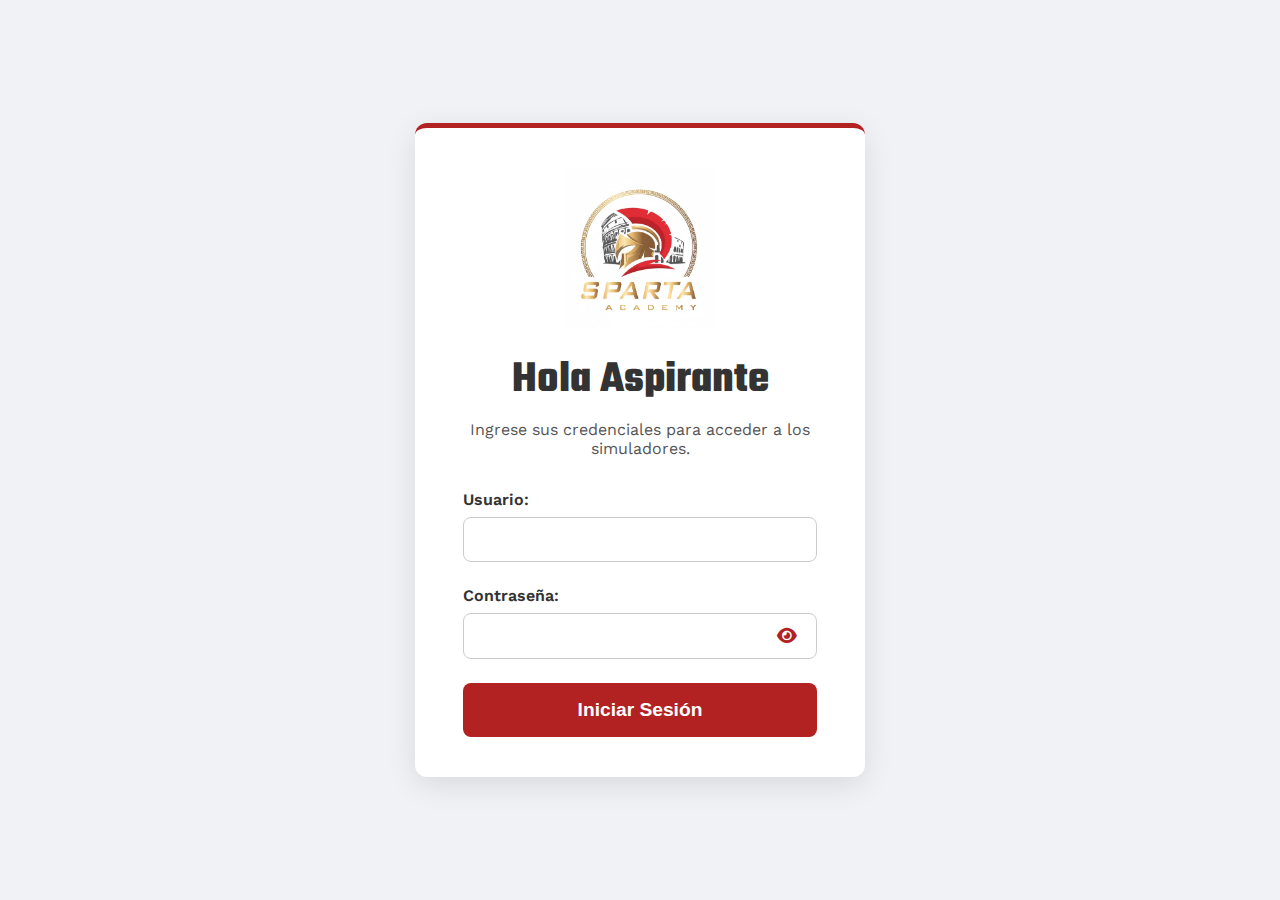
<file: login.html>
<!DOCTYPE html>
<html lang="es">
<head>
    <meta charset="UTF-8">
    <meta name="viewport" content="width=device-width, initial-scale=1.0">
    <title>Sparta Academy - Ingreso</title>
    <link rel="stylesheet" href="CSS/style-login.css">
    <link href="https://fonts.googleapis.com/css2?family=Teko:wght@400;600&family=Work+Sans:wght@400;700&display=swap" rel="stylesheet">
    <link rel="stylesheet" href="https://cdnjs.cloudflare.com/ajax/libs/font-awesome/6.0.0/css/all.min.css" integrity="sha512-9usAa10IRO0HhonpyAIVpjrylPvoDwiPUiKdWk5t3PyolY1cOd4DSE0Ga+ri4AuTroPR5aQvXU9xC6qOPnzFeg==" crossorigin="anonymous" referrerpolicy="no-referrer" />
</head>
<body>
    <div class="login-container">
        <img src="logo_login.png" alt="Sparta Academy Login Logo" class="login-logo">
        <h1>Hola Aspirante</h1>
        <p>Ingrese sus credenciales para acceder a los simuladores.</p>

        <form id="login-form">
            <div class="input-group">
                <label for="usuario">Usuario:</label>
                <input type="text" id="usuario" name="usuario" required autocomplete="off">
            </div>
            <div class="input-group">
                <label for="contrasena">Contraseña:</label>
                <div class="password-wrapper">
                    <input type="password" id="contrasena" name="contrasena" required autocomplete="off">
                    <i class="fas fa-eye" id="togglePassword"></i>
                </div>
            </div>
            <button type="submit" class="login-button">Iniciar Sesión</button>
            <p id="error-mensaje" class="error-mensaje"></p>
        </form>
    </div>

    <div id="modal-overlay" class="modal-overlay">
        <div class="modal-box">
            <img src="logo.png" alt="Sparta Academy Logo" class="modal-logo">
            <h2>¡Bienvenido al Módulo de Simuladores!</h2>
            <p><span id="modal-rol-aspirante">Aspirante</span> <strong id="modal-nombre-aspirante"></strong></p>
            <button id="continuar-btn" class="modal-btn-confirmar">Continuar</button>
        </div>
    </div>

    <script src="JS/auth.js"></script>
    <script src="JS/script-login.js"></script>

</body>
</html>
</file>
<file: CSS/style-login.css>
/* --- CONFIGURACIÓN GLOBAL --- */
* { box-sizing: border-box; margin: 0; padding: 0; }
html, body { height: 100%; }
body { font-family: 'Work Sans', Arial, sans-serif; background-color: #f0f2f5; color: #333; display: flex; justify-content: center; align-items: center; padding: 1rem; }

/* --- CONTENEDOR LOGIN --- */
.login-container { background-color: white; padding: 2.5rem 3rem; border-radius: 12px; box-shadow: 0 8px 30px rgba(0, 0, 0, 0.1); width: 100%; max-width: 450px; text-align: center; border-top: 5px solid #b22222; }
.login-logo { width: 150px; margin-bottom: 1rem; }
.login-container h1 { font-family: 'Teko', sans-serif; font-size: 2.8rem; margin-bottom: 0.5rem; }
.login-container p { font-size: 1rem; color: #555; margin-bottom: 2rem; }

/* --- FORMULARIO --- */
#login-form { text-align: left; }
.input-group { margin-bottom: 1.5rem; }
.input-group label { display: block; font-weight: 600; margin-bottom: 0.5rem; }
.input-group input { width: 100%; padding: 0.8rem 1rem; border: 1px solid #ccc; border-radius: 8px; font-size: 1rem; }

/* Estilos para el contenedor de contraseña */
.password-wrapper {
    position: relative; /* Necesario para posicionar el icono */
    display: flex; /* Asegura que el input y el icono estén en línea */
    align-items: center; /* Centra verticalmente el icono con el input */
}

/* Ajuste para que el input no se solape con el icono */
.password-wrapper input {
    /* El width: 100% viene de .input-group input */
    padding-right: 45px; /* Más espacio a la derecha para el ojo */
    flex-grow: 1; /* Asegura que el input ocupe el espacio disponible */
}

/* Estilos para el icono del ojo */
#togglePassword {
    position: absolute;
    right: 15px; /* Posición del icono desde la derecha */
    top: 50%; /* Centra verticalmente */
    transform: translateY(-50%); /* Ajuste fino vertical */
    cursor: pointer;
    color: #b22222; /* Color rojo Sparta */
    font-size: 1.1rem;
    padding: 5px; /* Añade un poco de área clickeable */
    z-index: 2; /* Asegura que esté sobre el input */
}

.login-button { display: block; width: 100%; padding: 1rem; font-size: 1.2rem; font-weight: 700; background-color: #b22222; color: white; border: none; border-radius: 8px; cursor: pointer; transition: background-color 0.3s; margin-top: 1rem; }
.login-button:hover { background-color: #8B0000; }
.error-mensaje { color: #a94442; background-color: #f2dede; border: 1px solid #ebccd1; padding: 0.8rem; border-radius: 5px; margin-top: 1rem; display: none; }

/* --- MODAL DE BIENVENIDA --- */
.modal-overlay { position: fixed; top: 0; left: 0; width: 100%; height: 100%; background-color: rgba(0, 0, 0, 0.6); display: none; align-items: center; justify-content: center; z-index: 1000; }
.modal-box { background-color: white; padding: 2rem; border-radius: 12px; box-shadow: 0 5px 15px rgba(0,0,0,0.3); width: 100%; max-width: 450px; text-align: center; border-top: 5px solid #b22222; }
.modal-logo { width: 80px; margin-bottom: 1rem; }
.modal-box h2 { font-family: 'Teko', sans-serif; font-size: 2.2rem; margin-bottom: 1rem; }
.modal-box p { font-size: 1.2rem; line-height: 1.6; margin-bottom: 2rem; }
.modal-box p strong { color: #b22222; }
.modal-btn-confirmar { display: inline-block; padding: 0.8rem 2rem; font-size: 1.1rem; font-weight: 700; background-color: #b22222; color: white; border: none; border-radius: 8px; cursor: pointer; transition: background-color 0.3s; }
.modal-btn-confirmar:hover { background-color: #8B0000; }

/* Responsivo */
@media (max-width: 500px) {
    .login-container { padding: 2rem 1.5rem; }
    .modal-box { width: 90%; padding: 1.5rem; }

    /* Ajuste específico para el icono en pantallas pequeñas */
    #togglePassword {
        right: 10px; /* Un poco más cerca del borde si es necesario */
        font-size: 1rem; /* Un poco más pequeño si se ve muy grande */
    }
    .password-wrapper input {
        padding-right: 40px; /* Asegurar espacio */
    }
}
</file>
